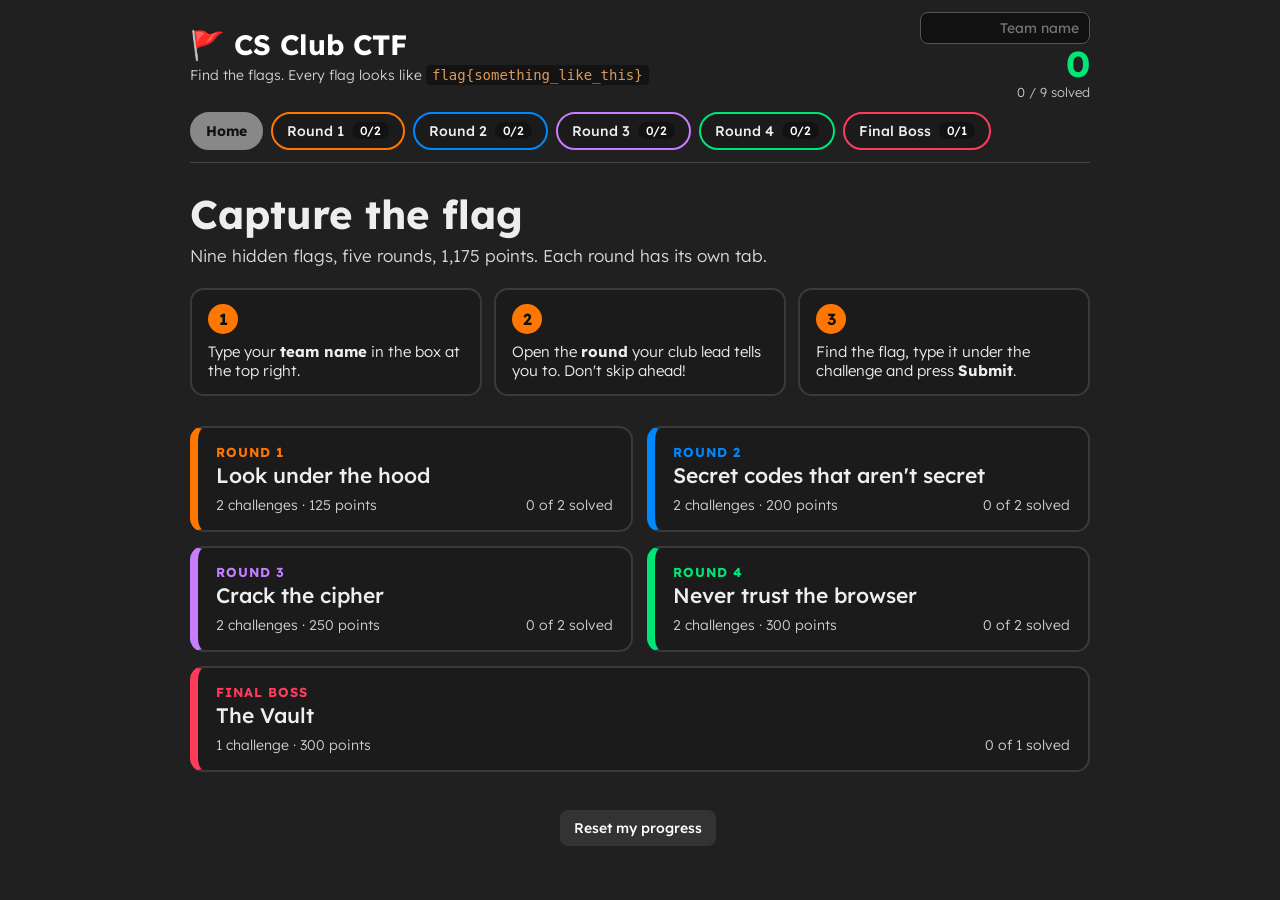
<file: index.html>
<!DOCTYPE html>
<html lang="en">
<head>
<meta charset="UTF-8">
<meta name="viewport" content="width=device-width, initial-scale=1">
<title>CS Club CTF</title>
<link rel="stylesheet" href="style.css">
</head>
<body>
<div id="top"></div>

<div class="hero">
  <h1>Capture the flag</h1>
  <p>Nine hidden flags, five rounds, 1,175 points. Each round has its own tab.</p>
</div>

<div class="steps">
  <div class="step"><b>1</b><p>Type your <strong>team name</strong> in the box at the top right.</p></div>
  <div class="step"><b>2</b><p>Open the <strong>round</strong> your club lead tells you to. Don't skip ahead!</p></div>
  <div class="step"><b>3</b><p>Find the flag, type it under the challenge and press <strong>Submit</strong>.</p></div>
</div>

<div class="rounds">
  <a class="roundcard" id="round0" style="--c:#ff7700" href="round1.html">
    <div class="label">Round 1</div>
    <div class="name">Look under the hood</div>
    <div class="meta"><span>2 challenges · 125 points</span><span class="progress"></span></div>
  </a>
  <a class="roundcard" id="round1" style="--c:#0088ff" href="round2.html">
    <div class="label">Round 2</div>
    <div class="name">Secret codes that aren't secret</div>
    <div class="meta"><span>2 challenges · 200 points</span><span class="progress"></span></div>
  </a>
  <a class="roundcard" id="round2" style="--c:#c77dff" href="round3.html">
    <div class="label">Round 3</div>
    <div class="name">Crack the cipher</div>
    <div class="meta"><span>2 challenges · 250 points</span><span class="progress"></span></div>
  </a>
  <a class="roundcard" id="round3" style="--c:#00e676" href="round4.html">
    <div class="label">Round 4</div>
    <div class="name">Never trust the browser</div>
    <div class="meta"><span>2 challenges · 300 points</span><span class="progress"></span></div>
  </a>
  <a class="roundcard wide" id="round4" style="--c:#ff3b5c" href="boss.html">
    <div class="label">Final Boss</div>
    <div class="name">The Vault</div>
    <div class="meta"><span>1 challenge · 300 points</span><span class="progress"></span></div>
  </a>
</div>

<footer>
  <button class="btn ghost" onclick="resetAll()">Reset my progress</button>
</footer>
<script src="ctf.js"></script>
</body>
</html>
</file>
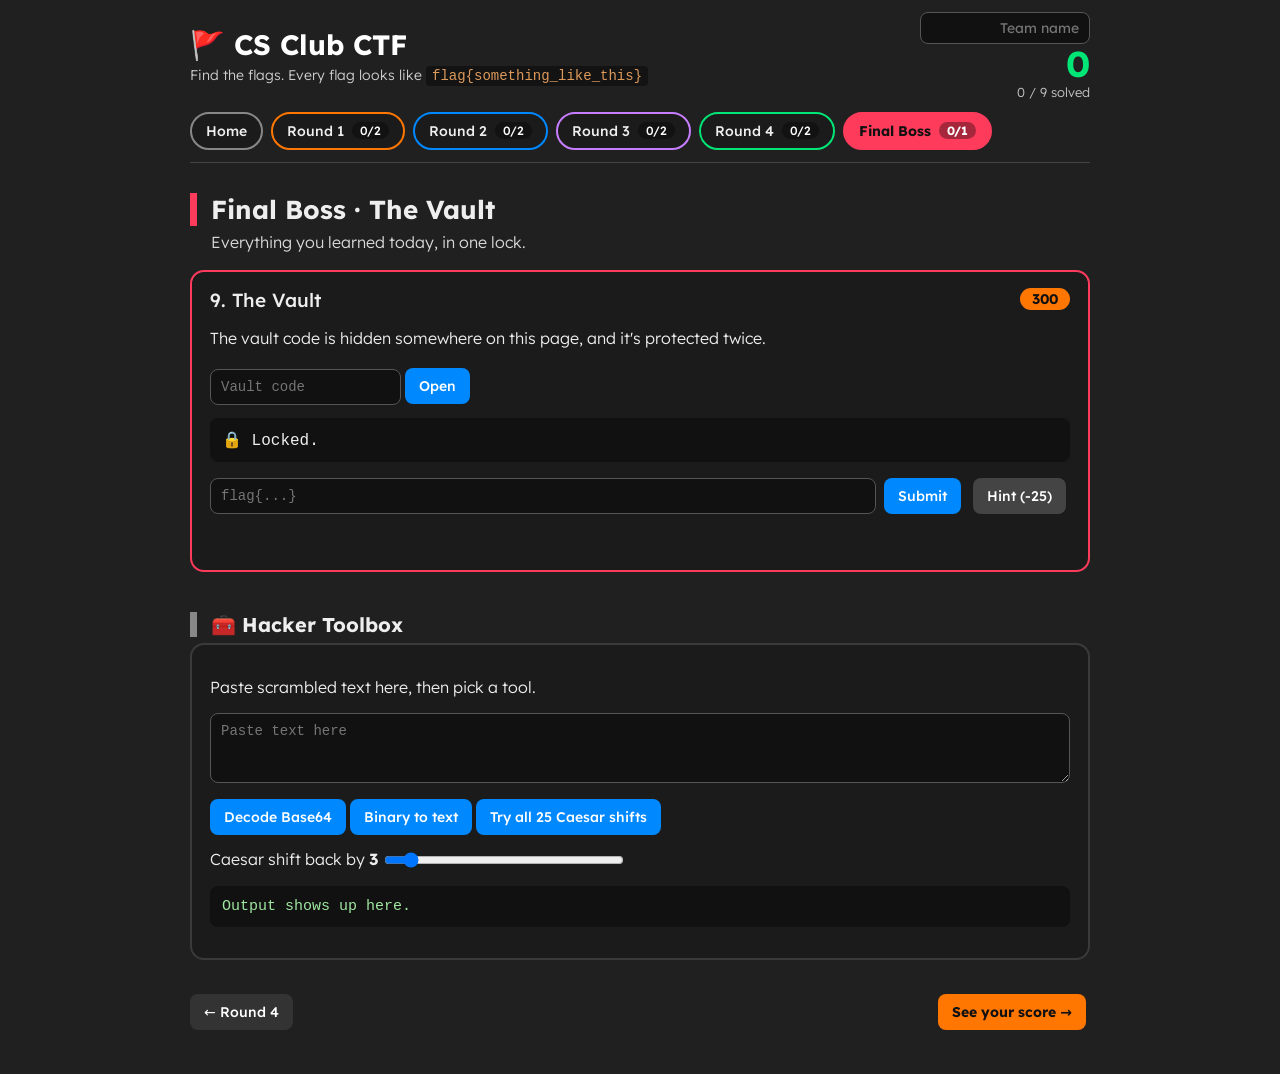
<file: boss.html>
<!DOCTYPE html>
<html lang="en">
<head>
<meta charset="UTF-8">
<meta name="viewport" content="width=device-width, initial-scale=1">
<title>Final Boss · CS Club CTF</title>
<link rel="stylesheet" href="style.css">
</head>
<body>
<div id="top"></div>

<h2 class="round r5">Final Boss · The Vault</h2>
<p class="intro">Everything you learned today, in one lock.</p>

<section class="card boss" id="c9">
  <h3>9. The Vault <span class="pts">300</span></h3>
  <p>The vault code is hidden somewhere on this page, and it's protected twice.</p>
  <!-- vault code backup. I encoded it AND shifted it, so it's totally safe:  dHVqc194anhmcmpfNDI= -->
  <input id="vaultInput" placeholder="Vault code" autocomplete="off">
  <button class="btn" onclick="openVault()">Open</button>
  <div id="vaultOut" class="screen">🔒 Locked.</div>
  <div class="answer"></div>
</section>

<div id="toolbox"></div>

<div id="pager"></div>
<script src="ctf.js"></script>
</body>
</html>
</file>
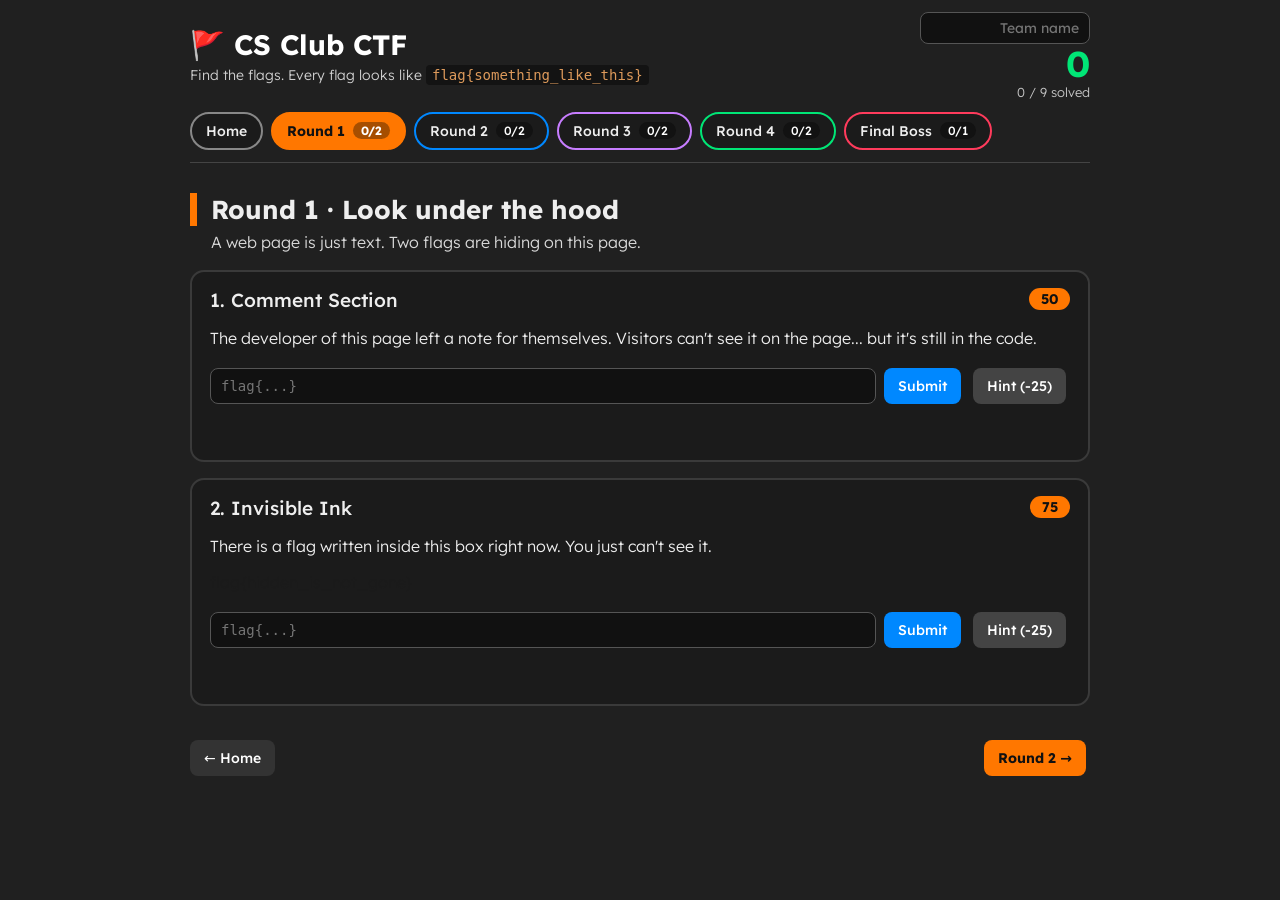
<file: round1.html>
<!DOCTYPE html>
<html lang="en">
<head>
<meta charset="UTF-8">
<meta name="viewport" content="width=device-width, initial-scale=1">
<title>Round 1 · CS Club CTF</title>
<link rel="stylesheet" href="style.css">
</head>
<body>
<div id="top"></div>

<h2 class="round r1">Round 1 · Look under the hood</h2>
<p class="intro">A web page is just text. Two flags are hiding on this page.</p>

<section class="card" id="c1">
  <h3>1. Comment Section <span class="pts">50</span></h3>
  <p>The developer of this page left a note for themselves. Visitors can't see it on the page... but it's still in the code.</p>
  <!-- NOTE TO SELF: remember to delete this before the site goes live!  flag{always_read_the_source} -->
  <div class="answer"></div>
</section>

<section class="card" id="c2">
  <h3>2. Invisible Ink <span class="pts">75</span></h3>
  <p>There is a flag written inside this box right now. You just can't see it.</p>
  <p class="ink">&#102;&#108;&#97;&#103;&#123;&#104;&#105;&#100;&#100;&#101;&#110;&#95;&#105;&#115;&#95;&#110;&#111;&#116;&#95;&#103;&#111;&#110;&#101;&#125;</p>
  <div class="answer"></div>
</section>

<div id="pager"></div>
<script src="ctf.js"></script>
</body>
</html>
</file>
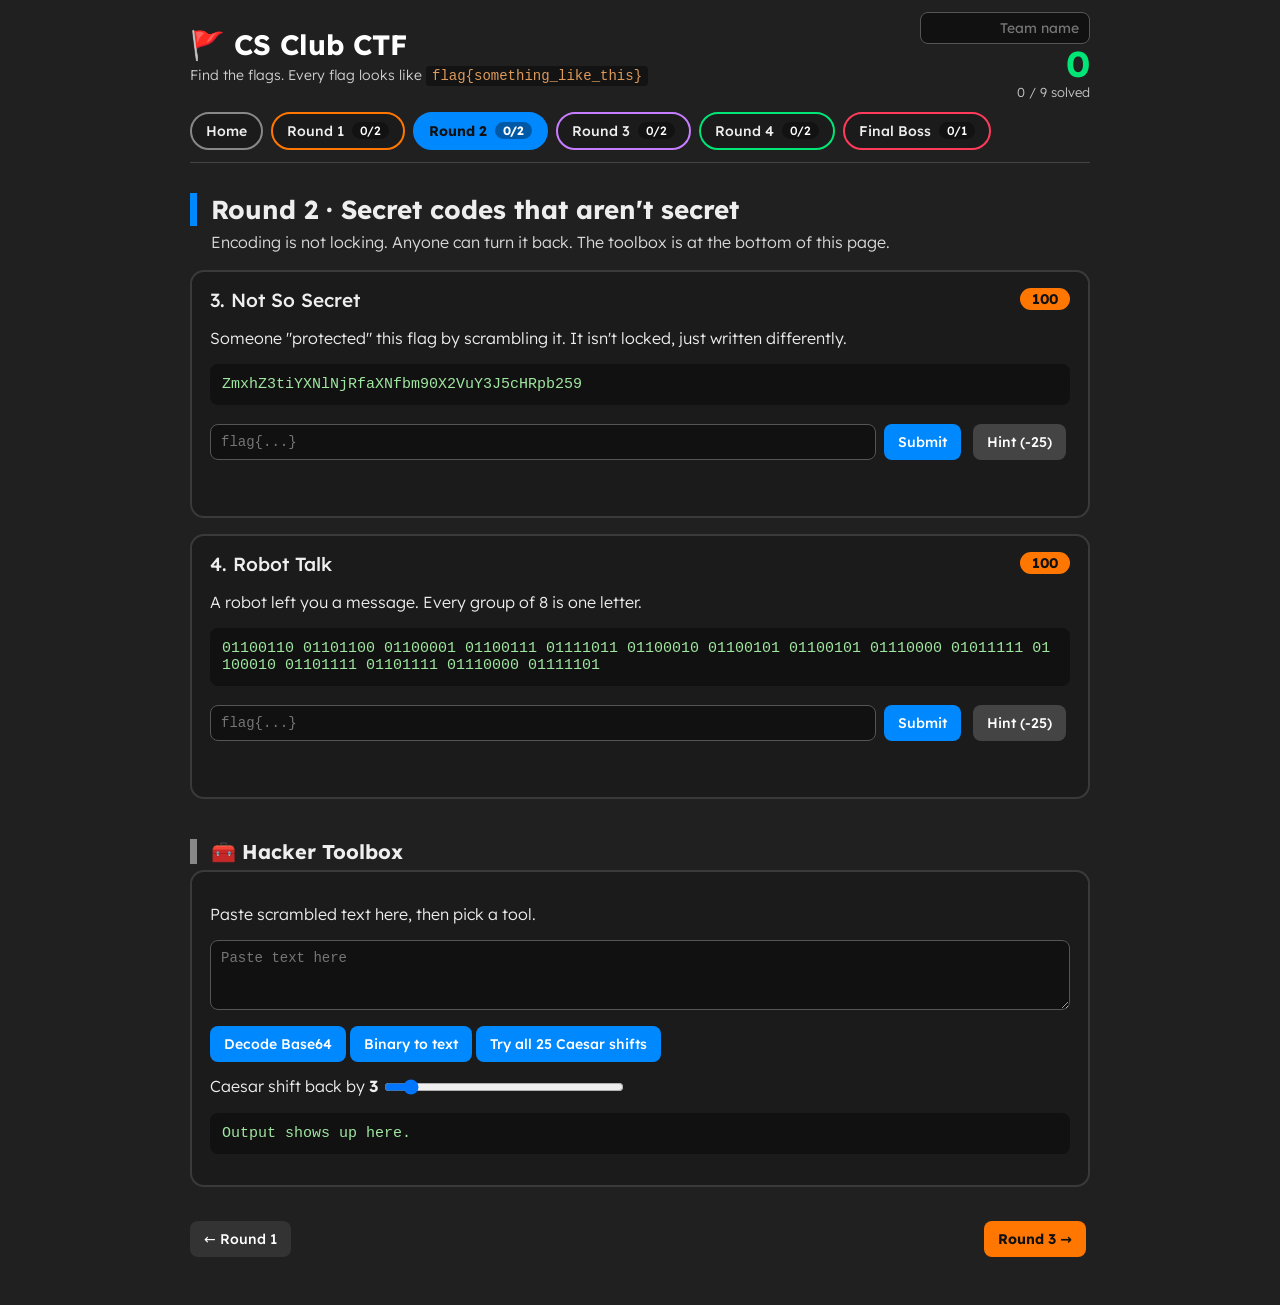
<file: round2.html>
<!DOCTYPE html>
<html lang="en">
<head>
<meta charset="UTF-8">
<meta name="viewport" content="width=device-width, initial-scale=1">
<title>Round 2 · CS Club CTF</title>
<link rel="stylesheet" href="style.css">
</head>
<body>
<div id="top"></div>

<h2 class="round r2">Round 2 · Secret codes that aren't secret</h2>
<p class="intro">Encoding is not locking. Anyone can turn it back. The toolbox is at the bottom of this page.</p>

<section class="card" id="c3">
  <h3>3. Not So Secret <span class="pts">100</span></h3>
  <p>Someone "protected" this flag by scrambling it. It isn't locked, just written differently.</p>
  <pre class="blob">ZmxhZ3tiYXNlNjRfaXNfbm90X2VuY3J5cHRpb259</pre>
  <div class="answer"></div>
</section>

<section class="card" id="c4">
  <h3>4. Robot Talk <span class="pts">100</span></h3>
  <p>A robot left you a message. Every group of 8 is one letter.</p>
  <pre class="blob">01100110 01101100 01100001 01100111 01111011 01100010 01100101 01100101 01110000 01011111 01100010 01101111 01101111 01110000 01111101</pre>
  <div class="answer"></div>
</section>

<div id="toolbox"></div>

<div id="pager"></div>
<script src="ctf.js"></script>
</body>
</html>
</file>
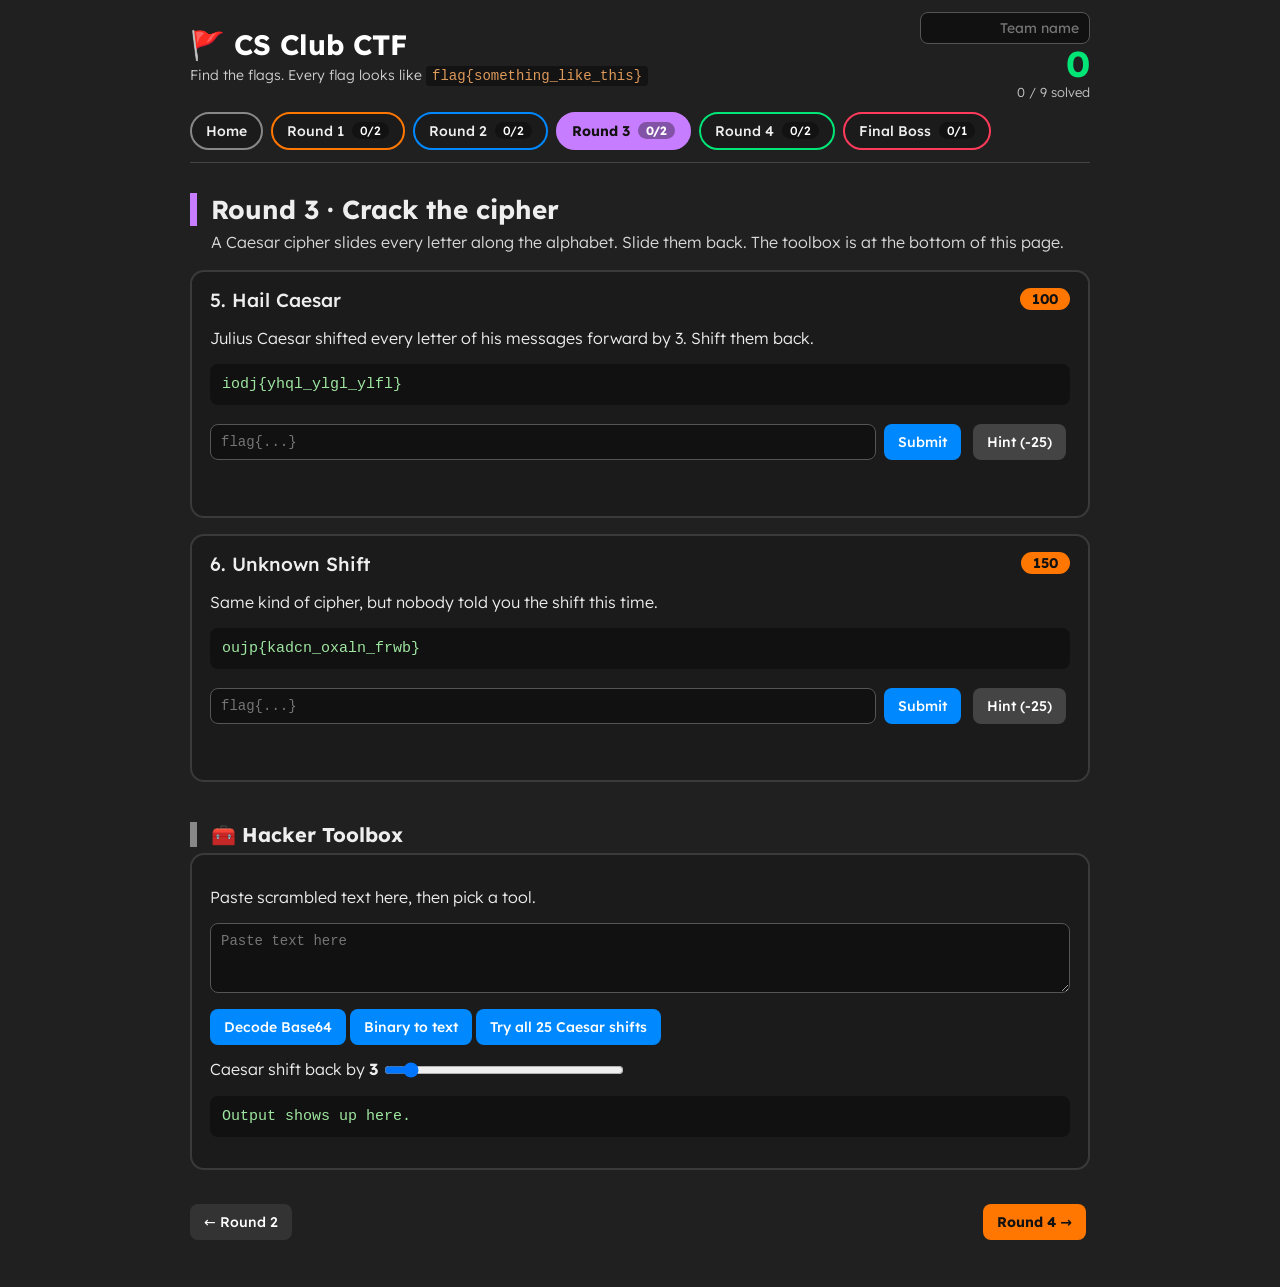
<file: round3.html>
<!DOCTYPE html>
<html lang="en">
<head>
<meta charset="UTF-8">
<meta name="viewport" content="width=device-width, initial-scale=1">
<title>Round 3 · CS Club CTF</title>
<link rel="stylesheet" href="style.css">
</head>
<body>
<div id="top"></div>

<h2 class="round r3">Round 3 · Crack the cipher</h2>
<p class="intro">A Caesar cipher slides every letter along the alphabet. Slide them back. The toolbox is at the bottom of this page.</p>

<section class="card" id="c5">
  <h3>5. Hail Caesar <span class="pts">100</span></h3>
  <p>Julius Caesar shifted every letter of his messages forward by 3. Shift them back.</p>
  <pre class="blob">iodj{yhql_ylgl_ylfl}</pre>
  <div class="answer"></div>
</section>

<section class="card" id="c6">
  <h3>6. Unknown Shift <span class="pts">150</span></h3>
  <p>Same kind of cipher, but nobody told you the shift this time.</p>
  <pre class="blob">oujp{kadcn_oxaln_frwb}</pre>
  <div class="answer"></div>
</section>

<div id="toolbox"></div>

<div id="pager"></div>
<script src="ctf.js"></script>
</body>
</html>
</file>
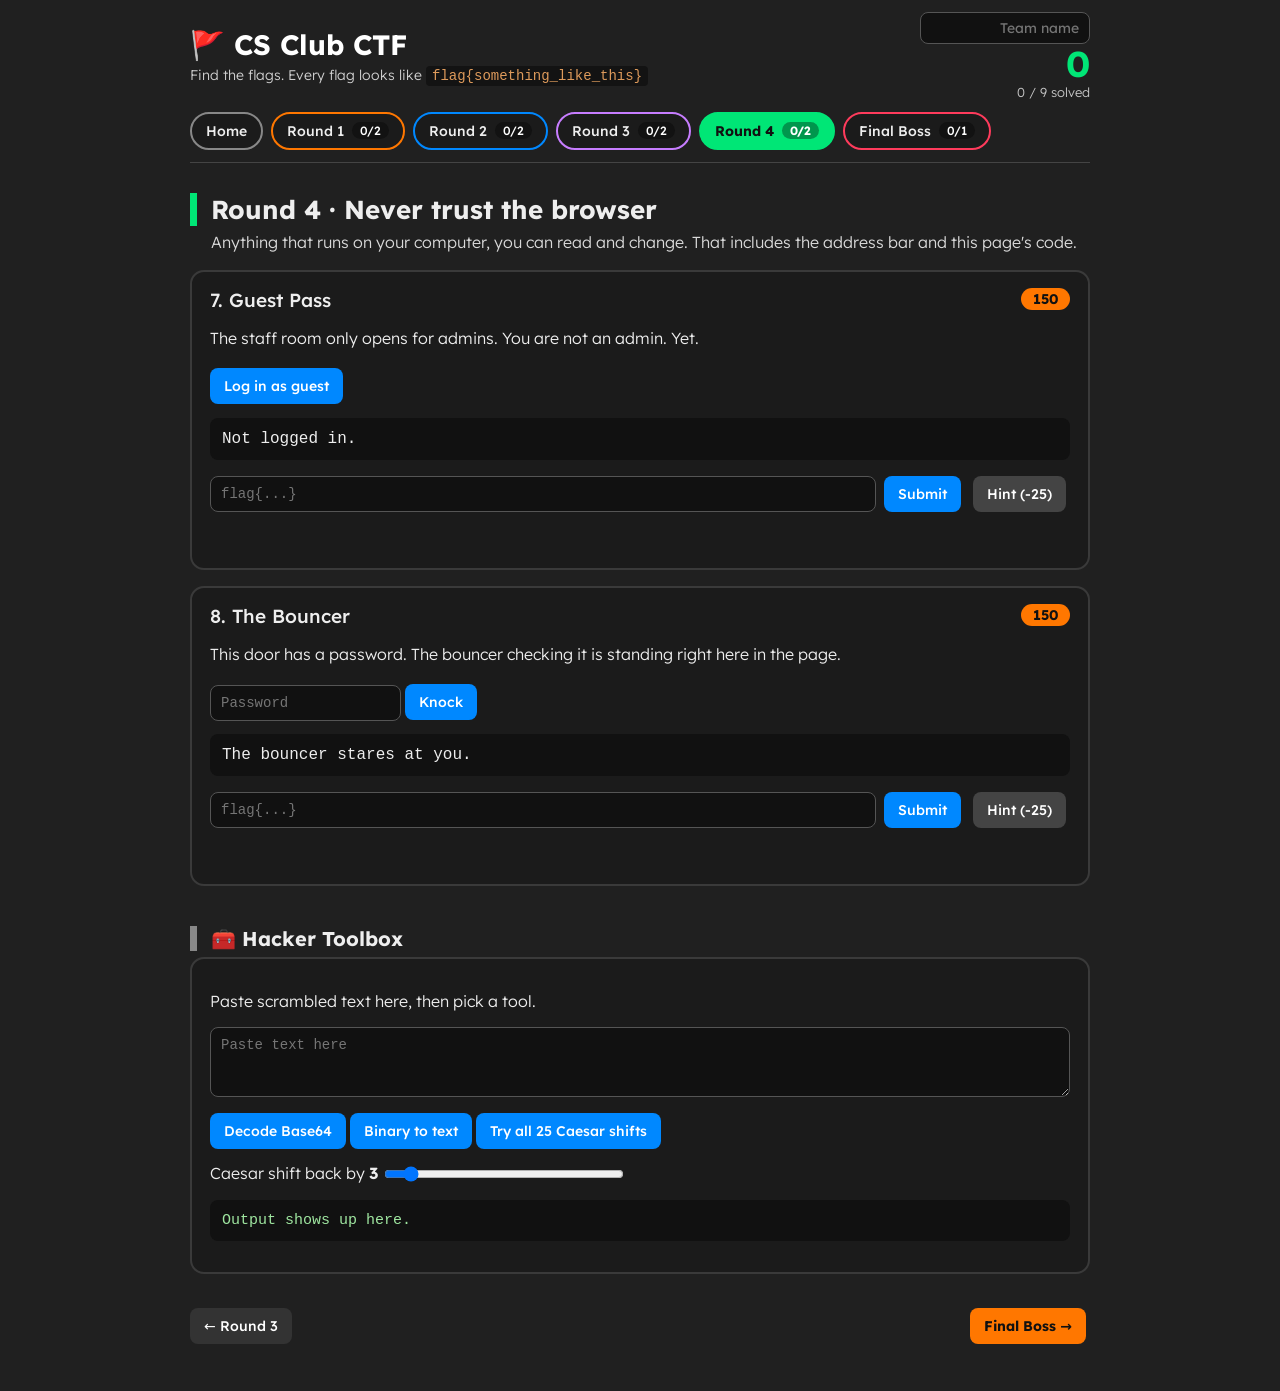
<file: round4.html>
<!DOCTYPE html>
<html lang="en">
<head>
<meta charset="UTF-8">
<meta name="viewport" content="width=device-width, initial-scale=1">
<title>Round 4 · CS Club CTF</title>
<link rel="stylesheet" href="style.css">
</head>
<body>
<div id="top"></div>

<h2 class="round r4">Round 4 · Never trust the browser</h2>
<p class="intro">Anything that runs on your computer, you can read and change. That includes the address bar and this page's code.</p>

<section class="card" id="c7">
  <h3>7. Guest Pass <span class="pts">150</span></h3>
  <p>The staff room only opens for admins. You are not an admin. Yet.</p>
  <a class="btn" href="?role=guest#c7">Log in as guest</a>
  <div id="staffroom" class="screen">Not logged in.</div>
  <div class="answer"></div>
</section>

<section class="card" id="c8">
  <h3>8. The Bouncer <span class="pts">150</span></h3>
  <p>This door has a password. The bouncer checking it is standing right here in the page.</p>
  <input id="bouncerInput" placeholder="Password" autocomplete="off">
  <button class="btn" onclick="knock()">Knock</button>
  <div id="bouncerOut" class="screen">The bouncer stares at you.</div>
  <script>
    // TODO: move this check to the server before launch!!
    function checkPassword(guess) {
      return btoa(guess) === "c3dvcmRmaXNo";
    }
    function knock() {
      var guess = document.getElementById("bouncerInput").value;
      if (checkPassword(guess)) {
        document.getElementById("bouncerOut").innerText = "Come on in. " + unlock("151b0e151f05051a0d1d0330010d020c2c0b1b120c1917390f12011f0a", guess);
      } else {
        document.getElementById("bouncerOut").innerText = "Wrong password. Go away.";
      }
    }
  </script>
  <div class="answer"></div>
</section>

<div id="toolbox"></div>

<div id="pager"></div>
<script src="ctf.js"></script>
</body>
</html>
</file>
<file: style.css>
@import url("https://fonts.googleapis.com/css2?family=Lexend:wght@300;500;700&display=swap");

* { box-sizing: border-box; }
body { margin: 0 auto; padding: 0 20px 40px; max-width: 940px; background: #202020; color: #eee; font-family: "Lexend", system-ui, sans-serif; font-weight: 300; }
a { color: #6fb8ff; }
code { background: #111; padding: 2px 6px; border-radius: 4px; color: #ffb066; }

/* top bar + tabs (built by ctf.js) */
#top { position: sticky; top: 0; z-index: 5; background: #202020; padding-top: 12px; border-bottom: 1px solid #444; min-height: 130px; }
header { display: flex; justify-content: space-between; align-items: center; gap: 16px; flex-wrap: wrap; }
.brand { color: #fff; text-decoration: none; font-weight: 700; font-size: 28px; }
.sub { margin: 4px 0 0; opacity: .85; font-size: 14px; }
#scorebox { text-align: right; }
#team { background: #111; color: #fff; border: 1px solid #555; border-radius: 8px; padding: 6px 10px; font-family: inherit; width: 170px; text-align: right; }
#score { font-size: 36px; font-weight: 700; color: #00e676; line-height: 1.1; }
#solvedCount { font-size: 13px; opacity: .8; }

.tabs { display: flex; gap: 8px; flex-wrap: wrap; margin: 12px 0 0; padding-bottom: 12px; }
.tab { --c: #888; display: inline-flex; align-items: center; gap: 8px; padding: 8px 14px; border-radius: 999px; border: 2px solid var(--c); color: #eee; text-decoration: none; font-weight: 500; font-size: 14px; background: #1b1b1b; }
.tab:hover { background: #2a2a2a; }
.tab.active { background: var(--c); color: #111; font-weight: 700; }
.tab .count { font-size: 12px; background: rgba(0,0,0,.35); color: #fff; border-radius: 999px; padding: 1px 8px; }
.tab.done .count { background: #00e676; color: #111; }

/* rounds and challenge cards */
h2.round { --c: #ff7700; margin: 30px 0 6px; font-weight: 700; font-size: 26px; padding-left: 14px; border-left: 7px solid var(--c); }
h2.r1 { --c: #ff7700; } h2.r2 { --c: #0088ff; } h2.r3 { --c: #c77dff; } h2.r4 { --c: #00e676; } h2.r5 { --c: #ff3b5c; }
.intro { margin: 0 0 18px 21px; opacity: .9; }
.card { background: #1b1b1b; border: 2px solid #3a3a3a; border-radius: 14px; padding: 16px 18px; margin-bottom: 16px; }
.card.solved { border-color: #00e676; box-shadow: 0 0 14px rgba(0,230,118,.35); }
.card.boss { border-color: #ff3b5c; }
.card h3 { margin: 0 0 6px; font-weight: 500; font-size: 19px; }
.pts { float: right; background: #ff7700; color: #111; font-weight: 700; border-radius: 999px; padding: 2px 12px; font-size: 14px; }
.card.solved .pts { background: #00e676; }
.ink { color: #1b1b1b; }
.ink::selection { color: #111; background: #ffe066; }
.blob { background: #111; border-radius: 8px; padding: 12px; white-space: pre-wrap; word-break: break-all; font-family: Menlo, Consolas, monospace; font-size: 15px; color: #9fe6a0; }
.screen { background: #111; border-radius: 8px; padding: 12px; margin-top: 10px; font-family: Menlo, Consolas, monospace; }
input, textarea { background: #111; color: #fff; border: 1px solid #555; border-radius: 8px; padding: 9px 10px; font-family: Menlo, Consolas, monospace; font-size: 14px; }
textarea { width: 100%; height: 70px; margin-bottom: 8px; }
.btn { display: inline-block; background: #0088ff; color: #fff; border: none; border-radius: 8px; padding: 9px 14px; font-family: inherit; font-weight: 500; font-size: 14px; cursor: pointer; text-decoration: none; margin: 4px 4px 4px 0; }
.btn.ghost { background: #333; }
.btn.hint { background: #444; }
.answer { margin-top: 12px; display: flex; gap: 8px; flex-wrap: wrap; align-items: center; }
.answer input { flex: 1 1 240px; }
.feedback { flex-basis: 100%; min-height: 20px; font-size: 14px; }
.feedback.good { color: #00e676; } .feedback.bad { color: #ff6b6b; }
.hinttext { flex-basis: 100%; font-size: 14px; color: #ffd27a; }

/* toolbox (built by ctf.js) */
h2.tools { --c: #888; font-size: 20px; margin-top: 40px; }
.shiftrow { margin: 10px 0; } .shiftrow input { vertical-align: middle; width: 240px; padding: 0; }

/* next / previous round */
.pager { display: flex; justify-content: space-between; gap: 12px; margin: 30px 0 0; }
.pager a { flex: 0 1 auto; }
.pager .next { margin-left: auto; background: #ff7700; color: #111; font-weight: 700; }

/* home page */
.hero { margin: 26px 0 8px; }
.hero h1 { font-size: 40px; font-weight: 700; margin: 0 0 6px; }
.hero p { font-size: 17px; margin: 0; opacity: .9; }
.steps { display: grid; grid-template-columns: repeat(3, 1fr); gap: 12px; margin: 22px 0 30px; }
.step { background: #1b1b1b; border: 2px solid #3a3a3a; border-radius: 14px; padding: 14px 16px; }
.step b { display: inline-flex; width: 30px; height: 30px; border-radius: 50%; background: #ff7700; color: #111; align-items: center; justify-content: center; font-weight: 700; margin-bottom: 8px; }
.step p { margin: 0; font-size: 15px; }
.rounds { display: grid; grid-template-columns: repeat(2, 1fr); gap: 14px; }
.roundcard { --c: #888; display: block; background: #1b1b1b; border: 2px solid #3a3a3a; border-left: 8px solid var(--c); border-radius: 14px; padding: 16px 18px; color: #eee; text-decoration: none; }
.roundcard:hover { background: #262626; border-color: var(--c); }
.roundcard.wide { grid-column: 1 / -1; }
.roundcard .label { color: var(--c); font-weight: 700; font-size: 13px; letter-spacing: .08em; text-transform: uppercase; }
.roundcard .name { font-size: 21px; font-weight: 500; margin: 2px 0 8px; }
.roundcard .meta { font-size: 14px; opacity: .85; display: flex; justify-content: space-between; }
.roundcard.done { border-color: #00e676; }
.roundcard.done .progress { color: #00e676; font-weight: 700; }
footer { text-align: center; margin: 34px 0 0; }
@media (max-width: 640px) { .steps, .rounds { grid-template-columns: 1fr; } }
</file>
